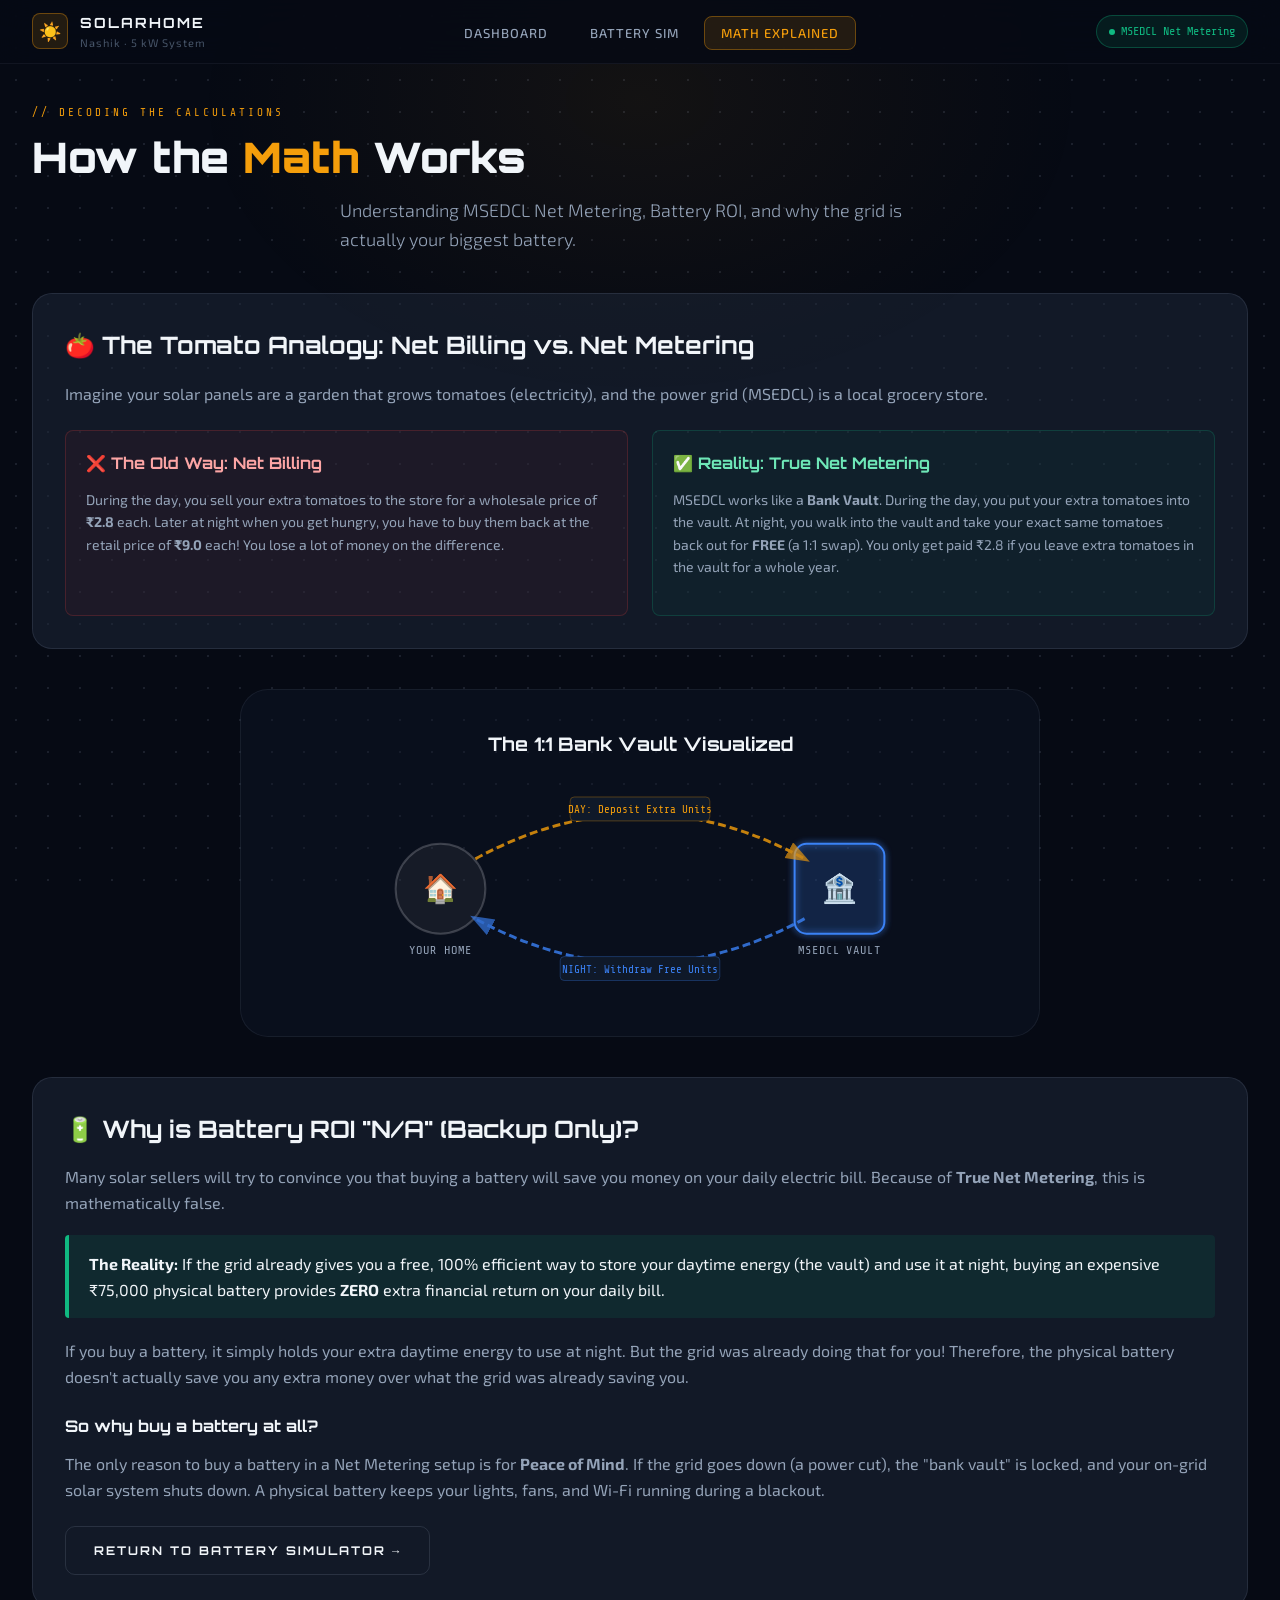
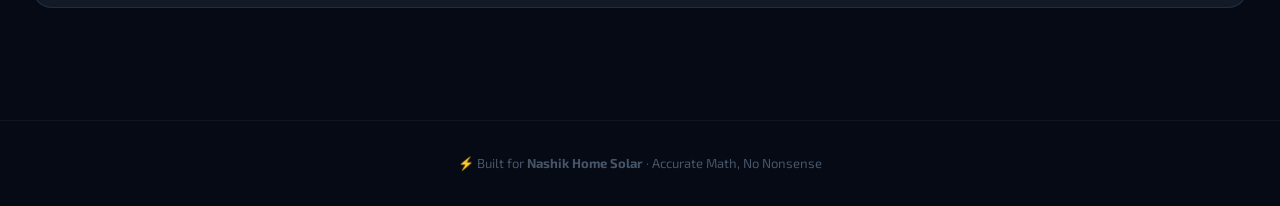
<file: how-it-works.html>
<!DOCTYPE html>
<html lang="en">
<head>
  <meta charset="UTF-8">
  <meta name="viewport" content="width=device-width, initial-scale=1.0">
  <title>How the Math Works — Solar Dashboard</title>
  <link rel="preconnect" href="https://fonts.googleapis.com">
  <link rel="preconnect" href="https://fonts.gstatic.com" crossorigin>
  <link href="https://fonts.googleapis.com/css2?family=Orbitron:wght@400;500;700;900&family=Exo+2:ital,wght@0,300;0,400;0,500;0,600;1,300&family=Share+Tech+Mono&display=swap" rel="stylesheet">
  <link rel="stylesheet" href="css/styles.css">
  <style>
    /* Page-specific overrides */
    .flow-wrap {
      position: relative;
      width: 100%;
      max-width: 800px;
      margin: 40px auto;
      padding: 40px 0;
      background: rgba(15, 23, 42, 0.4);
      border: 1px solid rgba(148, 163, 184, 0.1);
      border-radius: var(--r-xl);
    }
    
    .explanation-card {
      background: rgba(30, 41, 59, 0.5);
      border: 1px solid rgba(148, 163, 184, 0.15);
      border-radius: var(--r-lg);
      padding: 32px;
      margin-bottom: 32px;
    }

    .explanation-card h3 {
      font-family: var(--font-display);
      color: var(--text-primary);
      margin-bottom: 16px;
      font-size: 24px;
      display: flex;
      align-items: center;
      gap: 12px;
    }
    
    .explanation-card p {
      color: var(--text-secondary);
      line-height: 1.6;
      margin-bottom: 16px;
      font-size: 16px;
    }

    .highlight-box {
      background: rgba(16, 185, 129, 0.1);
      border-left: 4px solid var(--battery-c);
      padding: 16px 20px;
      border-radius: 4px;
      margin: 20px 0;
    }

    .highlight-box p {
      margin: 0;
      color: var(--text-primary);
    }

    /* SVG Animation specific */
    @keyframes dash-flow {
      to { stroke-dashoffset: -20; }
    }
  </style>
</head>
<body>

<!-- ═══════════════════════════ NAVBAR ═══════════════════════════ -->
<nav class="navbar">
  <a href="index.html" class="nav-brand">
    <div class="brand-icon">☀️</div>
    <div>
      <div class="brand-name">SolarHome</div>
      <div class="brand-sub">Nashik · 5 kW System</div>
    </div>
  </a>
  <ul class="nav-links">
    <li><a href="index.html">Dashboard</a></li>
    <li><a href="simulator.html">Battery Sim</a></li>
    <li><a href="how-it-works.html" class="active">Math Explained</a></li>
  </ul>
  <div class="nav-badge">
    <span class="dot"></span>
    <span id="nav-live">MSEDCL Net Metering</span>
  </div>
</nav>

<main>
<section class="section" style="padding-top: 40px;">
  <div class="section-header reveal">
    <span class="section-tag">// decoding the calculations</span>
    <h1 class="hero-title" style="font-size: 42px;">How the <span class="accent">Math</span> Works</h1>
    <p class="hero-sub" style="max-width: 600px; margin: 0 auto;">Understanding MSEDCL Net Metering, Battery ROI, and why the grid is actually your biggest battery.</p>
  </div>

  <div class="explanation-card reveal" style="margin-top: 40px;">
    <h3>🍅 The Tomato Analogy: Net Billing vs. Net Metering</h3>
    <p>Imagine your solar panels are a garden that grows tomatoes (electricity), and the power grid (MSEDCL) is a local grocery store.</p>
    
    <div style="display: grid; grid-template-columns: 1fr 1fr; gap: 24px; margin-top: 24px;">
      <div style="background: rgba(239, 68, 68, 0.05); padding: 20px; border-radius: 8px; border: 1px solid rgba(239, 68, 68, 0.2);">
        <h4 style="color: #fca5a5; margin-bottom: 12px; font-family: var(--font-display);">❌ The Old Way: Net Billing</h4>
        <p style="font-size: 14px;">During the day, you sell your extra tomatoes to the store for a wholesale price of <strong>₹2.8</strong> each. Later at night when you get hungry, you have to buy them back at the retail price of <strong>₹9.0</strong> each! You lose a lot of money on the difference.</p>
      </div>
      
      <div style="background: rgba(16, 185, 129, 0.05); padding: 20px; border-radius: 8px; border: 1px solid rgba(16, 185, 129, 0.2);">
        <h4 style="color: #6ee7b7; margin-bottom: 12px; font-family: var(--font-display);">✅ Reality: True Net Metering</h4>
        <p style="font-size: 14px;">MSEDCL works like a <strong>Bank Vault</strong>. During the day, you put your extra tomatoes into the vault. At night, you walk into the vault and take your exact same tomatoes back out for <strong>FREE</strong> (a 1:1 swap). You only get paid ₹2.8 if you leave extra tomatoes in the vault for a whole year.</p>
      </div>
    </div>
  </div>

  <!-- SVG Flow Diagram -->
  <div class="flow-wrap reveal">
    <h3 style="text-align: center; color: var(--text-primary); font-family: var(--font-display); margin-bottom: 30px;">The 1:1 Bank Vault Visualized</h3>
    <svg viewBox="0 0 800 200" xmlns="http://www.w3.org/2000/svg" style="width: 100%; height: auto; overflow: visible;">
      <defs>
        <marker id="arr-day" markerWidth="8" markerHeight="8" refX="6" refY="3" orient="auto">
          <path d="M0,0 L0,6 L8,3 z" fill="#f59e0b" opacity="0.8"/>
        </marker>
        <marker id="arr-night" markerWidth="8" markerHeight="8" refX="6" refY="3" orient="auto">
          <path d="M0,0 L0,6 L8,3 z" fill="#3b82f6" opacity="0.8"/>
        </marker>
        <filter id="glow">
          <feGaussianBlur stdDeviation="3" result="coloredBlur"/>
          <feMerge><feMergeNode in="coloredBlur"/><feMergeNode in="SourceGraphic"/></feMerge>
        </filter>
      </defs>

      <!-- HOME NODE -->
      <g transform="translate(200, 100)">
        <circle r="45" fill="rgba(248,250,252,0.05)" stroke="rgba(248,250,252,0.2)" stroke-width="2"/>
        <text text-anchor="middle" dominant-baseline="central" font-size="28" y="-2">🏠</text>
        <text text-anchor="middle" y="65" font-size="12" fill="#94a3b8" font-family="Share Tech Mono" letter-spacing="1">YOUR HOME</text>
      </g>

      <!-- GRID/VAULT NODE -->
      <g transform="translate(600, 100)">
        <rect x="-45" y="-45" width="90" height="90" rx="12" fill="rgba(59,130,246,0.1)" stroke="#3b82f6" stroke-width="2" filter="url(#glow)"/>
        <text text-anchor="middle" dominant-baseline="central" font-size="28" y="-2">🏦</text>
        <text text-anchor="middle" y="65" font-size="12" fill="#94a3b8" font-family="Share Tech Mono" letter-spacing="1">MSEDCL VAULT</text>
      </g>

      <!-- DAY FLOW (Top curve) -->
      <path d="M 235,70 Q 400,-20 565,70" stroke="#f59e0b" stroke-width="3" fill="none"
            marker-end="url(#arr-day)" stroke-dasharray="8 4"
            style="animation:dash-flow 1s linear infinite" opacity="0.8"/>
      <rect x="330" y="8" width="140" height="24" rx="4" fill="#0f1929" stroke="rgba(245,158,11,0.3)"/>
      <text x="400" y="24" text-anchor="middle" font-size="11" fill="#f59e0b" font-family="Share Tech Mono">DAY: Deposit Extra Units</text>

      <!-- NIGHT FLOW (Bottom curve) -->
      <path d="M 565,130 Q 400,220 235,130" stroke="#3b82f6" stroke-width="3" fill="none"
            marker-end="url(#arr-night)" stroke-dasharray="8 4"
            style="animation:dash-flow 1s linear infinite" opacity="0.8"/>
      <rect x="320" y="168" width="160" height="24" rx="4" fill="#0f1929" stroke="rgba(59,130,246,0.3)"/>
      <text x="400" y="184" text-anchor="middle" font-size="11" fill="#3b82f6" font-family="Share Tech Mono">NIGHT: Withdraw Free Units</text>

    </svg>
  </div>

  <div class="explanation-card reveal">
    <h3>🔋 Why is Battery ROI "N/A" (Backup Only)?</h3>
    <p>Many solar sellers will try to convince you that buying a battery will save you money on your daily electric bill. Because of <strong>True Net Metering</strong>, this is mathematically false.</p>
    
    <div class="highlight-box">
      <p><strong>The Reality:</strong> If the grid already gives you a free, 100% efficient way to store your daytime energy (the vault) and use it at night, buying an expensive ₹75,000 physical battery provides <strong>ZERO</strong> extra financial return on your daily bill.</p>
    </div>

    <p>If you buy a battery, it simply holds your extra daytime energy to use at night. But the grid was already doing that for you! Therefore, the physical battery doesn't actually save you any extra money over what the grid was already saving you.</p>

    <h4 style="color: var(--text-primary); margin-top: 24px; margin-bottom: 12px; font-family: var(--font-display);">So why buy a battery at all?</h4>
    <p>The only reason to buy a battery in a Net Metering setup is for <strong>Peace of Mind</strong>. If the grid goes down (a power cut), the "bank vault" is locked, and your on-grid solar system shuts down. A physical battery keeps your lights, fans, and Wi-Fi running during a blackout.</p>
    
    <div style="margin-top: 24px;">
      <a href="simulator.html" class="btn btn-outline">Return to Battery Simulator →</a>
    </div>
  </div>

</section>
</main>

<footer class="footer">
  <p>⚡ Built for <strong>Nashik Home Solar</strong> · Accurate Math, No Nonsense</p>
</footer>

<script>
  // Scroll Reveal
  const observer = new IntersectionObserver((entries) => {
    entries.forEach(e => {
      if(e.isIntersecting) { e.target.classList.add('visible'); }
    });
  }, { threshold: 0.1 });

  document.querySelectorAll('.reveal').forEach(el => observer.observe(el));
</script>

</body>
</html>
</file>
<file: css/styles.css>
@import url('https://fonts.googleapis.com/css2?family=Orbitron:wght@400;500;700;900&family=Exo+2:ital,wght@0,300;0,400;0,500;0,600;1,300&family=Share+Tech+Mono&display=swap');

/* ===========================
   ROOT VARIABLES
=========================== */
:root {
  --bg-base:        #060a14;
  --bg-surface:     #0c1220;
  --bg-card:        #0f1929;
  --bg-card-hover:  #131f30;

  --solar:          #f59e0b;
  --solar-light:    #fcd34d;
  --solar-glow:     rgba(245,158,11,0.35);
  --solar-dim:      rgba(245,158,11,0.12);

  --grid-c:         #3b82f6;
  --grid-glow:      rgba(59,130,246,0.3);
  --grid-dim:       rgba(59,130,246,0.1);

  --battery-c:      #10b981;
  --battery-glow:   rgba(16,185,129,0.3);
  --battery-dim:    rgba(16,185,129,0.1);

  --export-c:       #a78bfa;
  --export-glow:    rgba(167,139,250,0.3);
  --export-dim:     rgba(167,139,250,0.1);

  --danger:         #ef4444;
  --warning:        #f59e0b;
  --success:        #10b981;

  --text-primary:   #f1f5f9;
  --text-secondary: #94a3b8;
  --text-muted:     #475569;

  --border:         rgba(148,163,184,0.08);
  --border-bright:  rgba(148,163,184,0.18);

  --font-display:   'Orbitron', monospace;
  --font-body:      'Exo 2', sans-serif;
  --font-mono:      'Share Tech Mono', monospace;

  --nav-h:          64px;
  --r:              12px;
  --r-lg:           20px;
  --r-xl:           28px;
}

/* ===========================
   RESET & BASE
=========================== */
*, *::before, *::after { margin:0; padding:0; box-sizing:border-box; }
html { scroll-behavior:smooth; }

body {
  background: var(--bg-base);
  color: var(--text-primary);
  font-family: var(--font-body);
  font-size: 16px;
  line-height: 1.6;
  overflow-x: hidden;
  min-height: 100vh;
}

/* Dot-grid background */
body::before {
  content:'';
  position:fixed;
  inset:0;
  background-image: radial-gradient(circle, rgba(148,163,184,0.15) 1px, transparent 1px);
  background-size: 32px 32px;
  pointer-events:none;
  z-index:0;
}

/* Subtle radial glow at top */
body::after {
  content:'';
  position:fixed;
  top:-200px;
  left:50%;
  transform:translateX(-50%);
  width:900px;
  height:600px;
  background: radial-gradient(ellipse, rgba(245,158,11,0.06) 0%, transparent 70%);
  pointer-events:none;
  z-index:0;
}

/* ===========================
   SCROLLBAR
=========================== */
::-webkit-scrollbar { width:6px; }
::-webkit-scrollbar-track { background:var(--bg-base); }
::-webkit-scrollbar-thumb { background:var(--border-bright); border-radius:3px; }
::-webkit-scrollbar-thumb:hover { background:var(--text-muted); }

/* ===========================
   NAVBAR
=========================== */
.navbar {
  position:fixed;
  top:0; left:0; right:0;
  height:var(--nav-h);
  z-index:100;
  display:flex;
  align-items:center;
  justify-content:space-between;
  padding:0 32px;
  background: rgba(6,10,20,0.85);
  backdrop-filter: blur(16px);
  -webkit-backdrop-filter: blur(16px);
  border-bottom:1px solid var(--border);
}

.nav-brand {
  display:flex;
  align-items:center;
  gap:12px;
  text-decoration:none;
}

.nav-brand .brand-icon {
  width:36px;height:36px;
  background: var(--solar-dim);
  border:1px solid var(--solar-glow);
  border-radius:8px;
  display:flex;align-items:center;justify-content:center;
  font-size:18px;
  animation: pulse-solar 3s ease-in-out infinite;
}

.nav-brand .brand-name {
  font-family:var(--font-display);
  font-size:14px;
  font-weight:700;
  letter-spacing:2px;
  text-transform:uppercase;
  color:var(--text-primary);
}

.nav-brand .brand-sub {
  font-family:var(--font-body);
  font-size:11px;
  color:var(--text-muted);
  letter-spacing:1px;
}

.nav-links {
  display:flex;
  gap:8px;
  list-style:none;
}

.nav-links a {
  text-decoration:none;
  color:var(--text-secondary);
  font-size:13px;
  font-weight:500;
  letter-spacing:1px;
  text-transform:uppercase;
  padding:8px 16px;
  border-radius:8px;
  transition: all 0.2s;
  border:1px solid transparent;
}

.nav-links a:hover,
.nav-links a.active {
  color:var(--solar);
  background:var(--solar-dim);
  border-color:var(--solar-glow);
}

.nav-badge {
  display:flex;
  align-items:center;
  gap:6px;
  font-size:12px;
  color:var(--battery-c);
  font-family:var(--font-mono);
  background:var(--battery-dim);
  border:1px solid var(--battery-glow);
  padding:6px 12px;
  border-radius:20px;
}

.nav-badge .dot {
  width:6px;height:6px;
  border-radius:50%;
  background:var(--battery-c);
  animation:pulse-dot 2s ease-in-out infinite;
}

/* ===========================
   MAIN LAYOUT
=========================== */
main {
  position:relative;
  z-index:1;
  padding-top: var(--nav-h);
}

.section {
  padding:80px 32px;
  max-width:1280px;
  margin:0 auto;
}

.section-sm {
  padding:48px 32px;
  max-width:1280px;
  margin:0 auto;
}

/* ===========================
   HERO
=========================== */
.hero {
  min-height: calc(100vh - var(--nav-h));
  display:flex;
  flex-direction:column;
  align-items:center;
  justify-content:center;
  padding:60px 32px;
  text-align:center;
  position:relative;
  overflow:hidden;
}

.hero-label {
  font-family:var(--font-mono);
  font-size:12px;
  letter-spacing:4px;
  text-transform:uppercase;
  color:var(--solar);
  margin-bottom:20px;
  opacity:0;
  animation: fade-up 0.8s ease forwards 0.2s;
}

.hero-title {
  font-family:var(--font-display);
  font-size:clamp(32px,5vw,64px);
  font-weight:900;
  line-height:1.1;
  margin-bottom:16px;
  opacity:0;
  animation: fade-up 0.8s ease forwards 0.4s;
}

.hero-title .accent { color:var(--solar); }

.hero-sub {
  font-size:18px;
  color:var(--text-secondary);
  font-weight:300;
  margin-bottom:48px;
  max-width:500px;
  opacity:0;
  animation: fade-up 0.8s ease forwards 0.6s;
}

.hero-stats {
  display:flex;
  gap:32px;
  justify-content:center;
  flex-wrap:wrap;
  margin-bottom:60px;
  opacity:0;
  animation: fade-up 0.8s ease forwards 0.8s;
}

.hero-stat {
  text-align:center;
}

.hero-stat .val {
  font-family:var(--font-display);
  font-size:36px;
  font-weight:700;
  color:var(--solar);
  display:block;
  line-height:1;
}

.hero-stat .lbl {
  font-size:12px;
  color:var(--text-muted);
  letter-spacing:1px;
  text-transform:uppercase;
  margin-top:4px;
}

.hero-divider {
  width:1px;
  height:40px;
  background:var(--border-bright);
  align-self:center;
}

/* ===========================
   ENERGY FLOW DIAGRAM
=========================== */
.flow-container {
  width:100%;
  max-width:900px;
  margin:0 auto;
  opacity:0;
  animation: fade-up 0.8s ease forwards 1.0s;
}

.flow-svg {
  width:100%;
  height:auto;
}

/* SVG flow path animations */
@keyframes flow-dash {
  to { stroke-dashoffset: -24; }
}

.flow-line {
  stroke-dasharray: 8 4;
  animation: flow-dash 1.2s linear infinite;
}

.flow-line-slow {
  stroke-dasharray: 8 4;
  animation: flow-dash 2s linear infinite;
}

.flow-line-reverse {
  stroke-dasharray: 8 4;
  animation: flow-dash 1.5s linear infinite reverse;
}

/* ===========================
   STAT CARDS
=========================== */
.cards-grid {
  display:grid;
  grid-template-columns: repeat(auto-fit, minmax(240px,1fr));
  gap:20px;
  margin-bottom:40px;
}

.card {
  background:var(--bg-card);
  border:1px solid var(--border);
  border-radius:var(--r-lg);
  padding:28px;
  position:relative;
  overflow:hidden;
  transition: border-color 0.3s, transform 0.3s, box-shadow 0.3s;
}

.card:hover {
  border-color:var(--border-bright);
  transform:translateY(-3px);
  box-shadow: 0 20px 60px rgba(0,0,0,0.4);
}

.card::before {
  content:'';
  position:absolute;
  top:0;left:0;right:0;
  height:2px;
  background:var(--card-accent, var(--solar));
  opacity:0.8;
}

.card.solar   { --card-accent: var(--solar); }
.card.grid    { --card-accent: var(--grid-c); }
.card.battery { --card-accent: var(--battery-c); }
.card.export  { --card-accent: var(--export-c); }

.card-icon {
  width:44px;height:44px;
  border-radius:10px;
  display:flex;align-items:center;justify-content:center;
  font-size:20px;
  margin-bottom:16px;
  background:var(--card-icon-bg, var(--solar-dim));
  border:1px solid var(--card-icon-border, var(--solar-glow));
}

.card.solar   .card-icon { --card-icon-bg:var(--solar-dim);   --card-icon-border:var(--solar-glow); }
.card.grid    .card-icon { --card-icon-bg:var(--grid-dim);    --card-icon-border:var(--grid-glow); }
.card.battery .card-icon { --card-icon-bg:var(--battery-dim); --card-icon-border:var(--battery-glow); }
.card.export  .card-icon { --card-icon-bg:var(--export-dim);  --card-icon-border:var(--export-glow); }

.card-label {
  font-size:12px;
  letter-spacing:2px;
  text-transform:uppercase;
  color:var(--text-muted);
  margin-bottom:8px;
}

.card-value {
  font-family:var(--font-display);
  font-size:clamp(24px,3vw,36px);
  font-weight:700;
  line-height:1;
  color:var(--text-primary);
  margin-bottom:8px;
}

.card-value .unit {
  font-size:14px;
  font-weight:400;
  color:var(--text-secondary);
  margin-left:4px;
}

.card-sub {
  font-size:13px;
  color:var(--text-secondary);
}

.card-trend {
  position:absolute;
  top:24px;right:24px;
  font-size:12px;
  font-family:var(--font-mono);
  padding:4px 8px;
  border-radius:6px;
}

.card-trend.up {
  color:var(--battery-c);
  background:var(--battery-dim);
}

.card-trend.down {
  color:var(--danger);
  background:rgba(239,68,68,0.1);
}

/* ===========================
   CHART CONTAINERS
=========================== */
.chart-card {
  background:var(--bg-card);
  border:1px solid var(--border);
  border-radius:var(--r-lg);
  padding:32px;
  margin-bottom:24px;
}

.chart-card-header {
  display:flex;
  align-items:center;
  justify-content:space-between;
  margin-bottom:28px;
  flex-wrap:wrap;
  gap:12px;
}

.chart-title {
  font-family:var(--font-display);
  font-size:16px;
  font-weight:500;
  letter-spacing:1px;
  text-transform:uppercase;
}

.chart-legend {
  display:flex;
  gap:20px;
  flex-wrap:wrap;
}

.legend-item {
  display:flex;
  align-items:center;
  gap:6px;
  font-size:12px;
  color:var(--text-secondary);
}

.legend-dot {
  width:8px;height:8px;
  border-radius:50%;
}

.chart-wrap {
  position:relative;
  height:280px;
}

/* ===========================
   SECTION HEADERS
=========================== */
.section-header {
  margin-bottom:40px;
}

.section-tag {
  font-family:var(--font-mono);
  font-size:11px;
  letter-spacing:3px;
  text-transform:uppercase;
  color:var(--solar);
  margin-bottom:12px;
  display:block;
}

.section-title {
  font-family:var(--font-display);
  font-size:clamp(24px,3vw,36px);
  font-weight:700;
  letter-spacing:1px;
}

.section-title span { color:var(--solar); }

.section-desc {
  font-size:15px;
  color:var(--text-secondary);
  margin-top:12px;
  max-width:600px;
}

/* ===========================
   SYSTEM SPEC TABLE
=========================== */
.spec-grid {
  display:grid;
  grid-template-columns:repeat(auto-fit, minmax(300px,1fr));
  gap:16px;
}

.spec-row {
  display:flex;
  align-items:center;
  justify-content:space-between;
  padding:16px 20px;
  background:var(--bg-card);
  border:1px solid var(--border);
  border-radius:var(--r);
  gap:16px;
}

.spec-row:hover { border-color:var(--border-bright); }

.spec-key {
  font-size:13px;
  color:var(--text-muted);
  text-transform:uppercase;
  letter-spacing:1px;
  flex:1;
}

.spec-val {
  font-family:var(--font-mono);
  font-size:14px;
  color:var(--text-primary);
  text-align:right;
}

.spec-val .tag {
  font-family:var(--font-body);
  font-size:11px;
  padding:3px 8px;
  border-radius:4px;
  margin-left:8px;
  background:var(--solar-dim);
  color:var(--solar);
  border:1px solid var(--solar-glow);
}

/* ===========================
   BATTERY SIMULATOR
=========================== */
.sim-layout {
  display:grid;
  grid-template-columns:380px 1fr;
  gap:28px;
  align-items:start;
}

@media(max-width:900px) {
  .sim-layout { grid-template-columns:1fr; }
}

.sim-panel {
  background:var(--bg-card);
  border:1px solid var(--border);
  border-radius:var(--r-lg);
  padding:32px;
  position:sticky;
  top:calc(var(--nav-h) + 20px);
}

.sim-panel-title {
  font-family:var(--font-display);
  font-size:14px;
  letter-spacing:2px;
  text-transform:uppercase;
  color:var(--text-secondary);
  margin-bottom:24px;
}

/* Battery preset buttons */
.battery-presets {
  display:grid;
  grid-template-columns:1fr 1fr;
  gap:10px;
  margin-bottom:24px;
}

.preset-btn {
  background:var(--bg-surface);
  border:1px solid var(--border);
  border-radius:var(--r);
  padding:16px 12px;
  cursor:pointer;
  text-align:center;
  transition: all 0.2s;
  position:relative;
}

.preset-btn:hover {
  border-color:var(--battery-glow);
  background:var(--battery-dim);
}

.preset-btn.active {
  border-color:var(--battery-c);
  background:var(--battery-dim);
  box-shadow: 0 0 20px var(--battery-glow);
}

.preset-btn .pb-kwh {
  font-family:var(--font-display);
  font-size:20px;
  font-weight:700;
  color:var(--battery-c);
  display:block;
  line-height:1;
}

.preset-btn .pb-label {
  font-size:11px;
  color:var(--text-muted);
  display:block;
  margin-top:4px;
  letter-spacing:1px;
}

.preset-btn .pb-price {
  font-size:11px;
  color:var(--text-secondary);
  display:block;
  margin-top:4px;
  font-family:var(--font-mono);
}

.preset-btn .pb-badge {
  position:absolute;
  top:-8px;
  right:-8px;
  background:var(--solar);
  color:#000;
  font-size:9px;
  font-weight:700;
  padding:2px 6px;
  border-radius:4px;
  letter-spacing:1px;
  text-transform:uppercase;
}

/* Custom capacity slider */
.slider-wrap {
  margin-bottom:28px;
}

.slider-label {
  display:flex;
  justify-content:space-between;
  margin-bottom:10px;
  font-size:13px;
  color:var(--text-secondary);
}

.slider-label strong {
  font-family:var(--font-mono);
  color:var(--battery-c);
  font-size:16px;
}

input[type="range"] {
  width:100%;
  height:4px;
  appearance:none;
  background: linear-gradient(to right, var(--battery-c) var(--val,0%), var(--border-bright) var(--val,0%));
  border-radius:2px;
  outline:none;
  cursor:pointer;
}

input[type="range"]::-webkit-slider-thumb {
  appearance:none;
  width:20px;height:20px;
  border-radius:50%;
  background:var(--battery-c);
  border:3px solid var(--bg-base);
  box-shadow: 0 0 12px var(--battery-glow);
  cursor:pointer;
  transition:transform 0.2s;
}

input[type="range"]::-webkit-slider-thumb:hover {
  transform:scale(1.3);
}

/* ===========================
   RESULTS CARDS
=========================== */
.results-grid {
  display:grid;
  grid-template-columns:repeat(auto-fit,minmax(200px,1fr));
  gap:16px;
  margin-bottom:24px;
}

.result-card {
  background:var(--bg-card);
  border:1px solid var(--border);
  border-radius:var(--r);
  padding:22px;
  transition:all 0.3s;
}

.result-card:hover {
  border-color:var(--border-bright);
  transform:translateY(-2px);
}

.result-card .rc-label {
  font-size:11px;
  letter-spacing:2px;
  text-transform:uppercase;
  color:var(--text-muted);
  margin-bottom:10px;
}

.result-card .rc-value {
  font-family:var(--font-display);
  font-size:28px;
  font-weight:700;
  line-height:1;
  margin-bottom:4px;
}

.result-card .rc-unit {
  font-size:13px;
  font-weight:400;
  color:var(--text-secondary);
  margin-left:3px;
}

.result-card .rc-sub {
  font-size:12px;
  color:var(--text-secondary);
  margin-top:6px;
}

/* Color variants */
.rc-solar  .rc-value { color:var(--solar); }
.rc-grid   .rc-value { color:var(--grid-c); }
.rc-bat    .rc-value { color:var(--battery-c); }
.rc-money  .rc-value { color:var(--export-c); }

/* ===========================
   CHARGING TIMELINE
=========================== */
.timeline-card {
  background:var(--bg-card);
  border:1px solid var(--border);
  border-radius:var(--r-lg);
  padding:28px;
  margin-bottom:24px;
}

.timeline-title {
  font-family:var(--font-display);
  font-size:13px;
  letter-spacing:2px;
  text-transform:uppercase;
  color:var(--text-secondary);
  margin-bottom:24px;
}

.timeline-bar-wrap {
  position:relative;
  margin-bottom:8px;
}

.timeline-labels {
  display:flex;
  justify-content:space-between;
  font-size:10px;
  color:var(--text-muted);
  font-family:var(--font-mono);
  margin-bottom:8px;
}

.timeline-track {
  height:36px;
  background:var(--bg-surface);
  border-radius:6px;
  overflow:hidden;
  position:relative;
  border:1px solid var(--border);
}

.timeline-segment {
  position:absolute;
  top:0;bottom:0;
  display:flex;
  align-items:center;
  justify-content:center;
  font-size:11px;
  font-weight:600;
  letter-spacing:0.5px;
  transition:all 0.6s cubic-bezier(0.4,0,0.2,1);
  overflow:hidden;
  white-space:nowrap;
}

.seg-solar   { background:linear-gradient(135deg,#f59e0b,#fcd34d); color:#000; }
.seg-battery { background:linear-gradient(135deg,#059669,#10b981); color:#fff; }
.seg-grid    { background:linear-gradient(135deg,#1d4ed8,#3b82f6); color:#fff; }
.seg-idle    { background:var(--bg-surface); color:var(--text-muted); }

.timeline-legend {
  display:flex;
  gap:16px;
  flex-wrap:wrap;
  margin-top:12px;
}

.tl-item {
  display:flex;
  align-items:center;
  gap:6px;
  font-size:12px;
  color:var(--text-secondary);
}

.tl-dot {
  width:10px;height:10px;
  border-radius:2px;
}

/* ===========================
   COMPARISON TABLE
=========================== */
.compare-table {
  width:100%;
  border-collapse:separate;
  border-spacing:0;
  background:var(--bg-card);
  border:1px solid var(--border);
  border-radius:var(--r-lg);
  overflow:hidden;
}

.compare-table th {
  background:var(--bg-surface);
  padding:14px 20px;
  text-align:left;
  font-size:11px;
  letter-spacing:2px;
  text-transform:uppercase;
  color:var(--text-muted);
  font-family:var(--font-body);
  font-weight:600;
  border-bottom:1px solid var(--border);
}

.compare-table td {
  padding:16px 20px;
  border-bottom:1px solid var(--border);
  font-size:14px;
  vertical-align:middle;
}

.compare-table tr:last-child td { border-bottom:none; }

.compare-table tr.highlight td {
  background:rgba(16,185,129,0.06);
}

.compare-table tr.highlight td:first-child {
  border-left:3px solid var(--battery-c);
}

.compare-table .num {
  font-family:var(--font-mono);
  font-size:15px;
}

.tag-recommended {
  display:inline-block;
  background:var(--battery-c);
  color:#000;
  font-size:9px;
  font-weight:700;
  padding:2px 7px;
  border-radius:4px;
  letter-spacing:1px;
  text-transform:uppercase;
  margin-left:6px;
  vertical-align:middle;
}

.tag-overbudget {
  display:inline-block;
  background:rgba(239,68,68,0.15);
  color:var(--danger);
  border:1px solid rgba(239,68,68,0.3);
  font-size:9px;
  font-weight:700;
  padding:2px 7px;
  border-radius:4px;
  letter-spacing:1px;
  text-transform:uppercase;
  margin-left:6px;
  vertical-align:middle;
}

/* ===========================
   RECOMMENDATION BOX
=========================== */
.rec-box {
  background: linear-gradient(135deg, rgba(16,185,129,0.08), rgba(6,10,20,0));
  border:1px solid var(--battery-glow);
  border-radius:var(--r-lg);
  padding:28px 32px;
  margin-top:24px;
  position:relative;
  overflow:hidden;
}

.rec-box::before {
  content:'';
  position:absolute;
  top:0;left:0;
  width:4px;bottom:0;
  background:var(--battery-c);
}

.rec-box h3 {
  font-family:var(--font-display);
  font-size:15px;
  letter-spacing:1px;
  color:var(--battery-c);
  margin-bottom:12px;
}

.rec-box p {
  font-size:14px;
  color:var(--text-secondary);
  line-height:1.7;
  margin-bottom:12px;
}

.rec-box p:last-child { margin-bottom:0; }

.rec-box strong { color:var(--text-primary); }

/* ===========================
   BUTTONS
=========================== */
.btn {
  display:inline-flex;
  align-items:center;
  gap:8px;
  padding:14px 28px;
  border-radius:10px;
  font-family:var(--font-display);
  font-size:12px;
  font-weight:700;
  letter-spacing:2px;
  text-transform:uppercase;
  text-decoration:none;
  cursor:pointer;
  border:none;
  transition:all 0.25s;
}

.btn-primary {
  background:var(--solar);
  color:#000;
  box-shadow: 0 4px 24px var(--solar-glow);
}

.btn-primary:hover {
  background:var(--solar-light);
  transform:translateY(-2px);
  box-shadow: 0 8px 32px var(--solar-glow);
}

.btn-outline {
  background:transparent;
  color:var(--text-primary);
  border:1px solid var(--border-bright);
}

.btn-outline:hover {
  border-color:var(--solar);
  color:var(--solar);
  background:var(--solar-dim);
}

/* ===========================
   PROGRESS BARS
=========================== */
.progress-wrap {
  margin-bottom:20px;
}

.progress-header {
  display:flex;
  justify-content:space-between;
  margin-bottom:8px;
  font-size:13px;
}

.progress-label { color:var(--text-secondary); }
.progress-pct {
  font-family:var(--font-mono);
  color:var(--text-primary);
}

.progress-track {
  height:8px;
  background:var(--bg-surface);
  border-radius:4px;
  overflow:hidden;
}

.progress-fill {
  height:100%;
  border-radius:4px;
  transition:width 0.8s cubic-bezier(0.4,0,0.2,1);
}

/* ===========================
   ROI SECTION
=========================== */
.roi-card {
  background:var(--bg-card);
  border:1px solid var(--border);
  border-radius:var(--r-lg);
  padding:32px;
  text-align:center;
  position:relative;
  overflow:hidden;
}

.roi-card::after {
  content:'';
  position:absolute;
  bottom:0;left:0;right:0;
  height:100px;
  background:radial-gradient(ellipse at bottom, var(--solar-dim), transparent);
  pointer-events:none;
}

.roi-big {
  font-family:var(--font-display);
  font-size:clamp(40px,6vw,72px);
  font-weight:900;
  color:var(--solar);
  line-height:1;
  margin:16px 0 8px;
}

.roi-label {
  font-size:13px;
  color:var(--text-muted);
  letter-spacing:2px;
  text-transform:uppercase;
}

.roi-sub {
  font-size:14px;
  color:var(--text-secondary);
  margin-top:12px;
}

/* ===========================
   FOOTER
=========================== */
.footer {
  border-top:1px solid var(--border);
  padding:32px;
  text-align:center;
  font-size:13px;
  color:var(--text-muted);
  position:relative;
  z-index:1;
}

.footer a {
  color:var(--solar);
  text-decoration:none;
}

/* ===========================
   DIVIDER
=========================== */
.divider {
  height:1px;
  background:var(--border);
  margin:0;
}

/* ===========================
   BADGE
=========================== */
.badge {
  display:inline-block;
  font-size:11px;
  padding:4px 10px;
  border-radius:20px;
  letter-spacing:1px;
  text-transform:uppercase;
  font-weight:600;
}

.badge-solar   { background:var(--solar-dim);   color:var(--solar);   border:1px solid var(--solar-glow); }
.badge-battery { background:var(--battery-dim); color:var(--battery-c); border:1px solid var(--battery-glow); }
.badge-grid    { background:var(--grid-dim);    color:var(--grid-c);  border:1px solid var(--grid-glow); }

/* ===========================
   KEYFRAME ANIMATIONS
=========================== */
@keyframes fade-up {
  from { opacity:0; transform:translateY(24px); }
  to   { opacity:1; transform:translateY(0); }
}

@keyframes fade-in {
  from { opacity:0; }
  to   { opacity:1; }
}

@keyframes pulse-solar {
  0%,100% { box-shadow:0 0 0 0 var(--solar-glow); }
  50%      { box-shadow:0 0 0 6px transparent; }
}

@keyframes pulse-dot {
  0%,100% { opacity:1; }
  50%      { opacity:0.3; }
}

@keyframes spin-slow {
  from { transform:rotate(0deg); }
  to   { transform:rotate(360deg); }
}

@keyframes float {
  0%,100% { transform:translateY(0); }
  50%      { transform:translateY(-8px); }
}

@keyframes counter-up {
  from { opacity:0; transform:scale(0.8); }
  to   { opacity:1; transform:scale(1); }
}

/* Scroll-triggered fade in */
.reveal {
  opacity:0;
  transform:translateY(30px);
  transition: opacity 0.7s ease, transform 0.7s ease;
}

.reveal.visible {
  opacity:1;
  transform:translateY(0);
}

/* Staggered children */
.stagger > *:nth-child(1) { transition-delay:0.05s; }
.stagger > *:nth-child(2) { transition-delay:0.12s; }
.stagger > *:nth-child(3) { transition-delay:0.19s; }
.stagger > *:nth-child(4) { transition-delay:0.26s; }
.stagger > *:nth-child(5) { transition-delay:0.33s; }

/* ===========================
   GLOW EFFECTS
=========================== */
.glow-solar   { text-shadow:0 0 24px var(--solar-glow); }
.glow-battery { text-shadow:0 0 24px var(--battery-glow); }
.glow-grid    { text-shadow:0 0 24px var(--grid-glow); }

/* ===========================
   TOOLTIP
=========================== */
[data-tip] {
  position:relative;
  cursor:help;
}

[data-tip]::after {
  content:attr(data-tip);
  position:absolute;
  bottom:calc(100% + 8px);
  left:50%;
  transform:translateX(-50%);
  background:#1e293b;
  border:1px solid var(--border-bright);
  color:var(--text-secondary);
  font-size:12px;
  padding:6px 10px;
  border-radius:6px;
  white-space:nowrap;
  pointer-events:none;
  opacity:0;
  transition:opacity 0.2s;
  z-index:50;
}

[data-tip]:hover::after { opacity:1; }

/* ===========================
   RESPONSIVE
=========================== */
@media(max-width:768px) {
  .navbar { padding:0 16px; }
  .nav-links { display:none; }
  .section, .section-sm { padding:48px 16px; }
  .hero { padding:40px 16px; }
  .hero-divider { display:none; }
  .hero-stats { gap:20px; }
  .cards-grid { grid-template-columns:1fr 1fr; }
  .sim-layout { grid-template-columns:1fr; }
  .sim-panel { position:static; }
  .compare-table { font-size:12px; }
  .compare-table th, .compare-table td { padding:12px; }
}

@media(max-width:480px) {
  .cards-grid { grid-template-columns:1fr; }
  .battery-presets { grid-template-columns:1fr 1fr; }
}

/* ===========================
   NUMBER COUNTER ANIMATION
=========================== */
.count-anim {
  display:inline-block;
  animation:counter-up 0.5s ease forwards;
}

/* ===========================
   SEPARATOR LINES IN HERO
=========================== */
.hero-sep {
  width:1px; height:48px;
  background:var(--border-bright);
  display:inline-block;
  vertical-align:middle;
  margin:0 8px;
}
</file>
